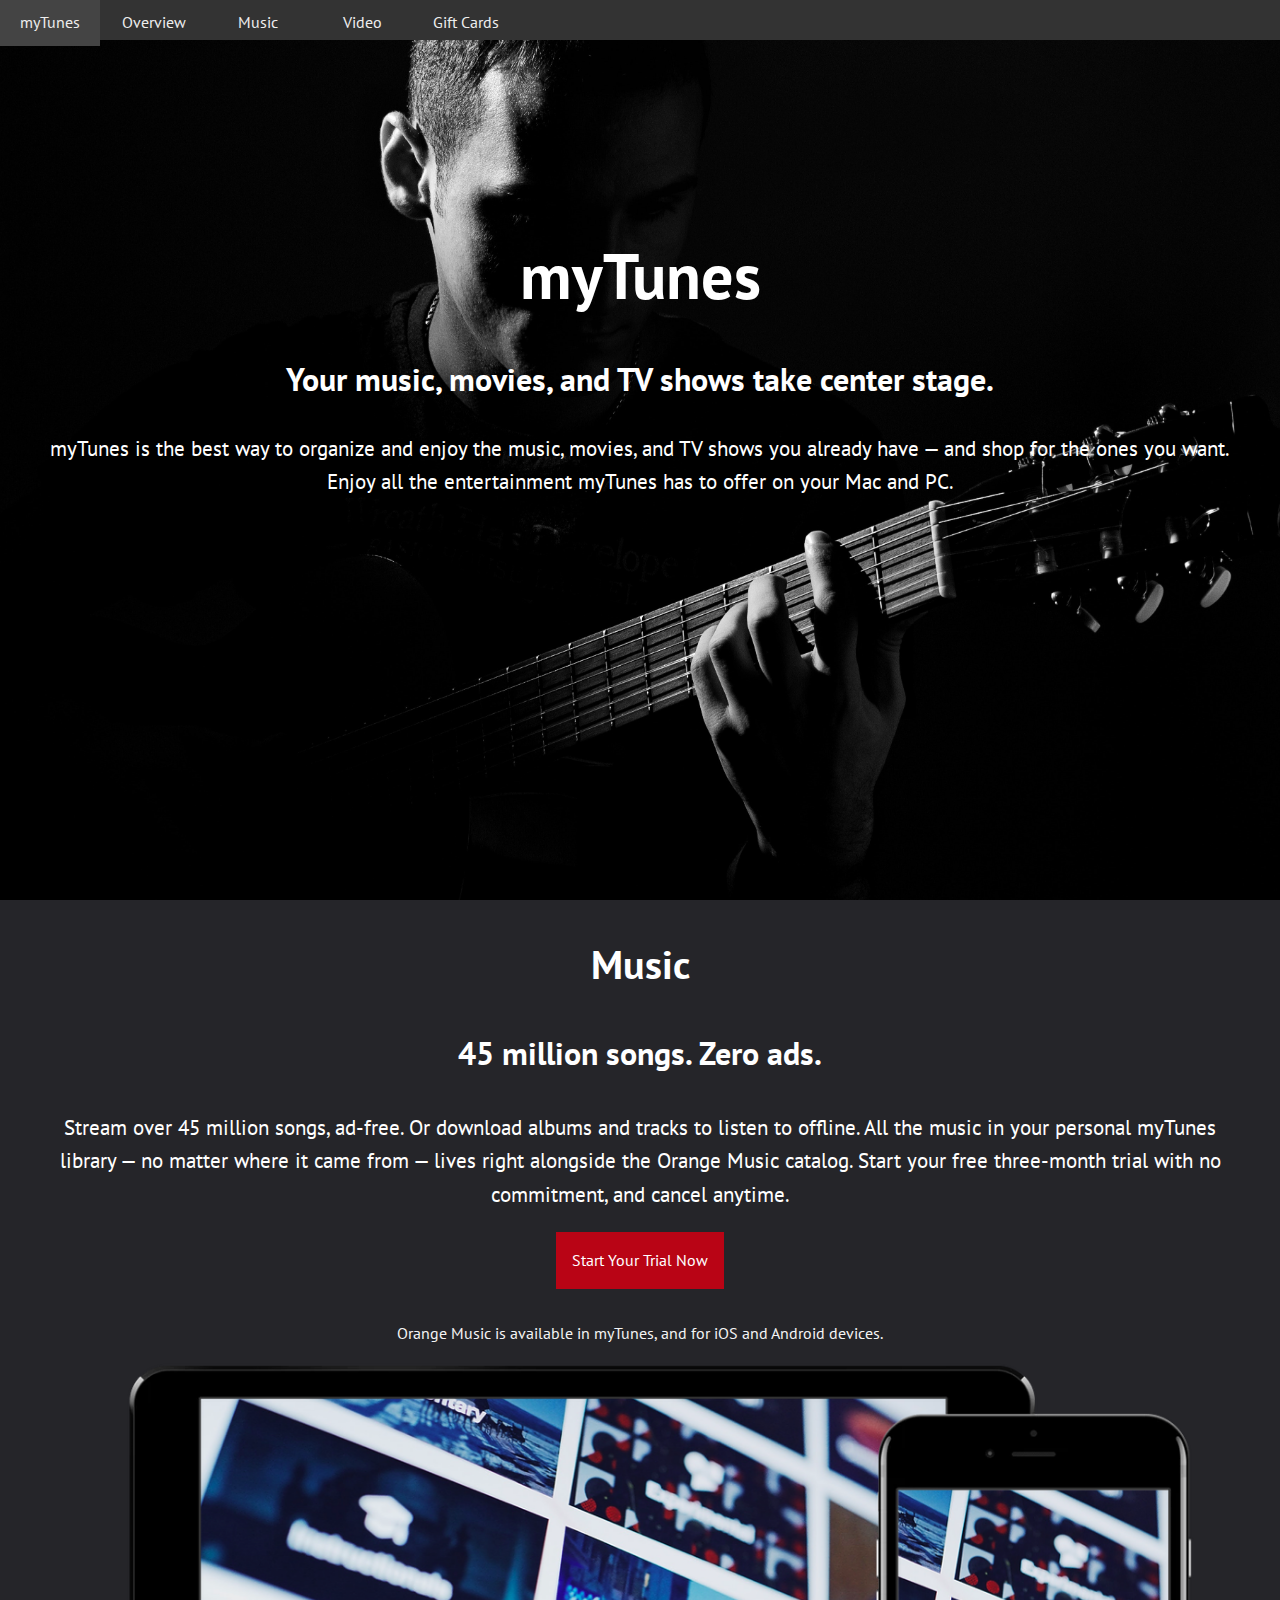
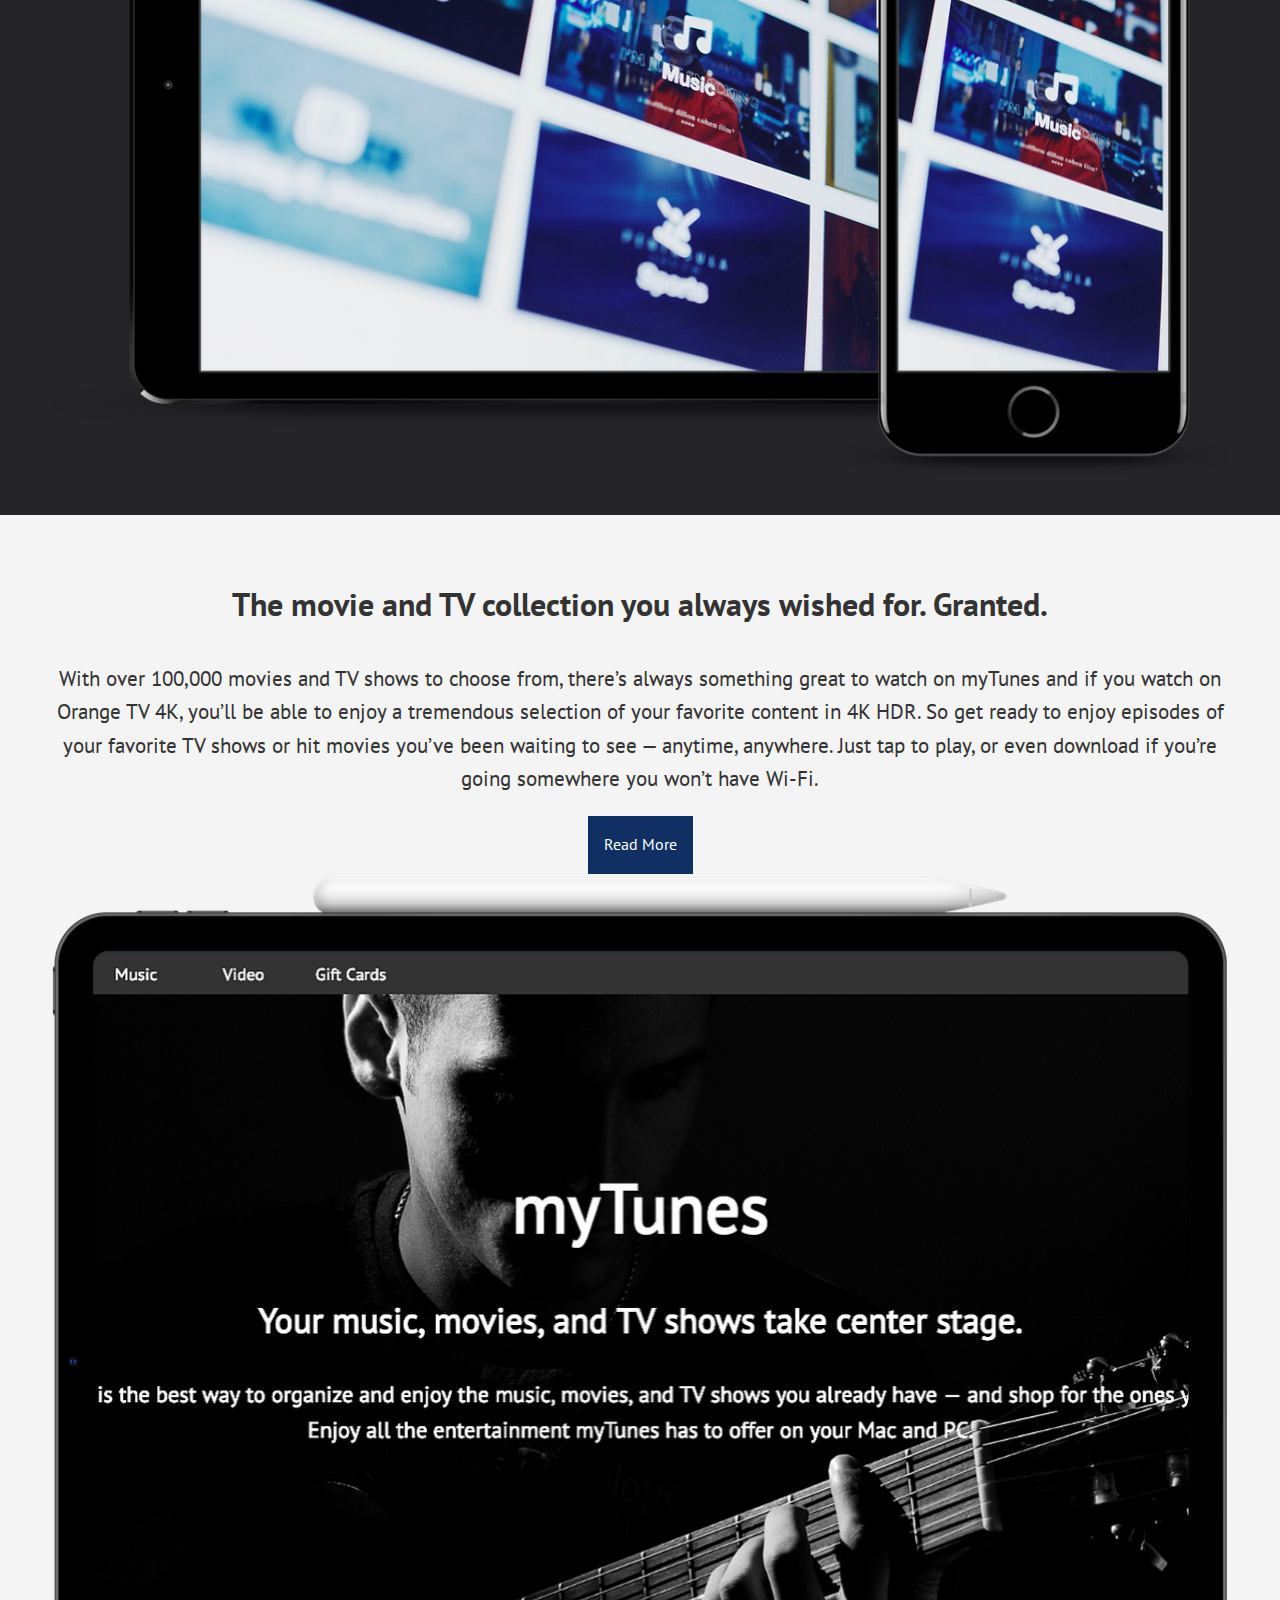
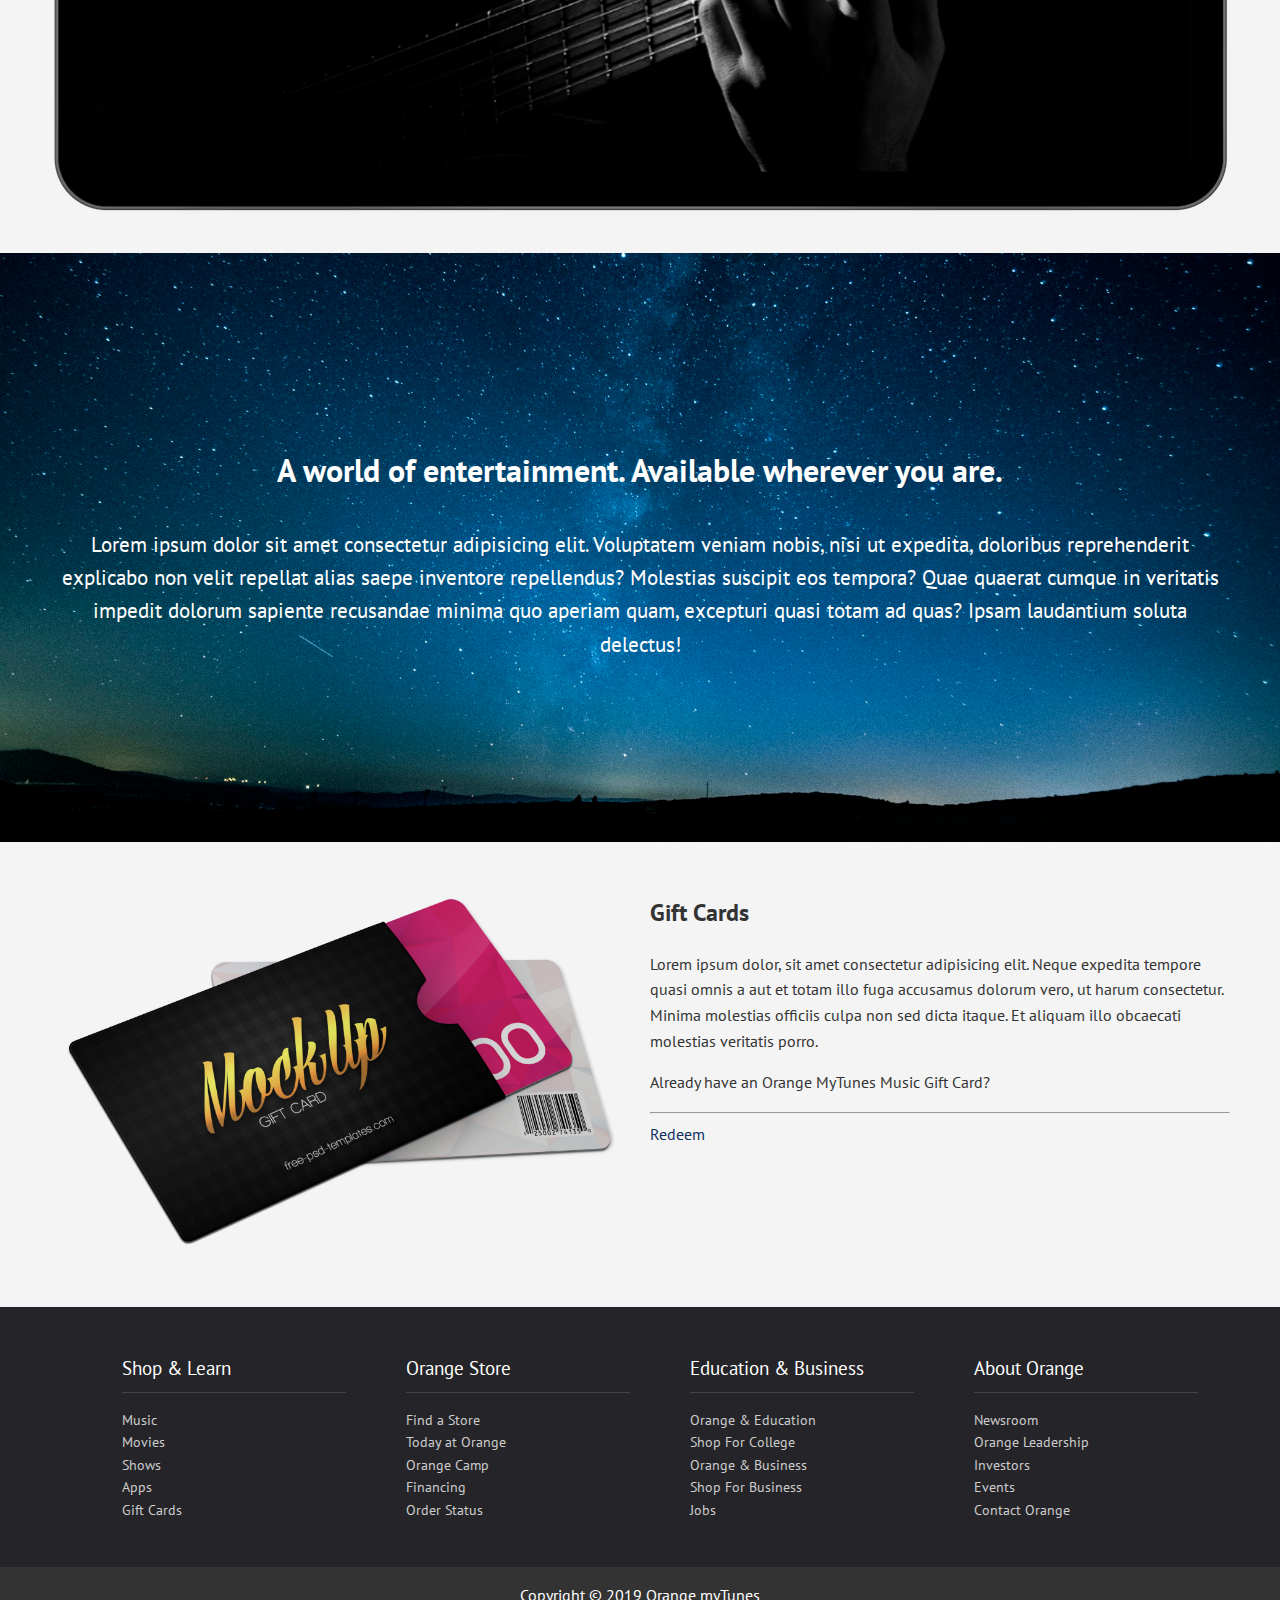
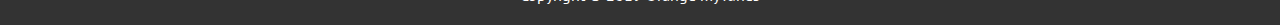
<file: index.html>
<!DOCTYPE html>
<html lang="en">

<head>
    <meta charset="UTF-8">
    <meta name="viewport" content="width=device-width, initial-scale=1.0">
    <meta http-equiv="X-UA-Compatible" content="ie=edge">
    <link rel="shortcut icon" type="image/x-icon" href="/favicon.ico">
    <link rel="stylesheet" href="css/style.css">
    <link rel="stylesheet" href="https://use.fontawesome.com/releases/v5.7.2/css/all.css" integrity="sha384-fnmOCqbTlWIlj8LyTjo7mOUStjsKC4pOpQbqyi7RrhN7udi9RwhKkMHpvLbHG9Sr"
        crossorigin="anonymous">
    <title>myTunes</title>
</head>

<body>
    <!-- Showcase and Nav -->
    <div id="showcase">
        <header>
            <nav class='cf'>
                <ul class='cf'>
                    <li class="hide-on-small">
                        <a href="#showcase">myTunes</a>
                    </li>
                    <li>
                        <a href='#showcase'>Overview</a>
                    </li>
                    <li>
                        <a href='#music'>Music</a>
                    </li>
                    <li>
                        <a href='#video'>Video</a>
                    </li>
                    <li>
                        <a href='#gift-cards'>Gift Cards</a>
                    </li>
                </ul>
                <a href='http://www.facebook.com' id='openup'>myTunes</a>
            </nav>
        </header>
        <div class="section-main container">
            <h1>myTunes</h1>
            <h2>Your music, movies, and TV shows take center stage.</h2>
            <p class="lead hide-on-small">
                myTunes is the best way to organize and enjoy the music, movies, and TV shows you already have — and shop for
                the ones you want. Enjoy all the entertainment myTunes has to offer on your Mac and PC.
            </p>
        </div>
    </div>

    <!-- Music Section -->
    <section id="music" class="section">
        <div class="container">
            <h2 class="section-head">
                <i class="fas fa-music"></i> Music
            </h2>
            <h3>45 million songs. Zero ads.</h3>
            <p class="lead">Stream over 45 million songs, ad-free. Or download albums and tracks to listen to offline. All
                the music in your personal
                myTunes library — no matter where it came from — lives right alongside the Orange Music catalog. Start your
                free
                three-month trial with no commitment, and cancel anytime.</p>
            <a href="#" class="btn btn-primary mb">Start Your Trial Now</a>
            <p class="text-light">Orange Music is available in myTunes, and for iOS and Android devices.</p>
            <img src="img/mockup1.png" alt="">
        </div>
    </section>

    <!-- Video Section -->
    <section id="video" class="section bg-light">
        <div class="container">
            <h3>The movie and TV collection you always wished for. Granted.</h3>
            <p class="lead">With over 100,000 movies and TV shows to choose from, there’s always something great to watch
                on myTunes and if you
                watch on Orange TV 4K, you’ll be able to enjoy a tremendous selection of your favorite content in 4K HDR.
                So get
                ready to enjoy episodes of your favorite TV shows or hit movies you’ve been waiting to see — anytime,
                anywhere. Just
                tap to play, or even download if you’re going somewhere you won’t have Wi-Fi.</p>
            <a href="#" class="btn btn-secondary">Read More</a>
            <img src="img/mockup2.png" alt="">
        </div>
    </section>

    <!-- Entertainment Section -->
    <section id="entertainment" class="section">
        <div class="container">
            <h3>A world of entertainment. Available wherever you are.</h3>
            <p class="lead">Lorem ipsum dolor sit amet consectetur adipisicing elit. Voluptatem veniam nobis, nisi ut
                expedita, doloribus reprehenderit
                explicabo non velit repellat alias saepe inventore repellendus? Molestias suscipit eos tempora? Quae
                quaerat cumque
                in veritatis impedit dolorum sapiente recusandae minima quo aperiam quam, excepturi quasi totam ad quas?
                Ipsam laudantium
                soluta delectus!</p>
        </div>
    </section>

    <!-- Gift Card Section -->
    <section id="gift-cards" class="section bg-light">
        <div class="container">
            <div class="gift-cards">
                <div>
                    <img src="img/cards.png" alt="">
                </div>
                <div>
                    <h2>Gift Cards</h2>
                    <p>
                        Lorem ipsum dolor, sit amet consectetur adipisicing elit. Neque expedita tempore quasi omnis a aut
                        et totam illo fuga accusamus
                        dolorum vero, ut harum consectetur. Minima molestias officiis culpa non sed dicta itaque. Et
                        aliquam illo obcaecati
                        molestias veritatis porro.
                    </p>
                    <p>Already have an Orange MyTunes Music Gift Card?</p>
                    <hr>
                    <a href="#" class="text-secondary">
                        <i class="fas fa-chevron-right"></i> Redeem
                    </a>
                </div>
            </div>
        </div>
    </section>

      <!-- Footer -->
  <footer>
        <div class="container">
          <div class="footer-cols">
            <ul>
              <li>Shop & Learn</li>
              <li>
                <a href="#">Music</a>
              </li>
              <li>
                <a href="#">Movies</a>
              </li>
              <li>
                <a href="#">Shows</a>
              </li>
              <li>
                <a href="#">Apps</a>
              </li>
              <li>
                <a href="#">Gift Cards</a>
              </li>
            </ul>

            <ul>
              <li>Orange Store</li>
              <li>
                <a href="#">Find a Store</a>
              </li>
              <li>
                <a href="#">Today at Orange</a>
              </li>
              <li>
                <a href="#">Orange Camp</a>
              </li>
              <li>
                <a href="#">Financing</a>
              </li>
              <li>
                <a href="#">Order Status</a>
              </li>
            </ul>

            <ul>
              <li>Education & Business</li>
              <li>
                <a href="#">Orange & Education</a>
              </li>
              <li>
                <a href="#">Shop For College</a>
              </li>
              <li>
                <a href="#">Orange & Business</a>
              </li>
              <li>
                <a href="#">Shop For Business</a>
              </li>
              <li>
                <a href="#">Jobs</a>
              </li>
            </ul>

            <ul>
              <li>About Orange</li>
              <li>
                <a href="#">Newsroom</a>
              </li>
              <li>
                <a href="#">Orange Leadership</a>
              </li>
              <li>
                <a href="#">Investors</a>
              </li>
              <li>
                <a href="#">Events</a>
              </li>
              <li>
                <a href="#">Contact Orange</a>
              </li>
            </ul>

          </div>
        </div>
        <div class="footer-bottom text-center">
          Copyright &copy; 2019 Orange myTunes
        </div>
    </footer>

    <script src="http://code.jquery.com/jquery-3.3.1.min.js" integrity="sha256-FgpCb/KJQlLNfOu91ta32o/NMZxltwRo8QtmkMRdAu8="
        crossorigin="anonymous"></script>
    <script src="js/main.js"></script>
</body>

</html>
</file>
<file: css/style.css>
@import url('https://fonts.googleapis.com/css?family=PT+Sans');

/* CSS Variables */
:root {
    --primary-color: #b90415;
    --primary-color-hover: #d3071b;
    --secondary-color: #103063;
    --secondary-color-hover: #143f85;
    --light-color: #f4f4f4;
}

body {
    font-family: 'PT Sans', sans-serif;
    background-color: #252529;
    margin: 0;
    color: #fff;
    line-height: 1.6;
  }

img {
    width: 100%
}

a {
    text-decoration: none;
    color: #ccc;
  }

/* Section */
.section {
    padding: 2rem 0;
  }

.section-head {
    font-size: 2.5rem;
    margin: 0;
}

.section h3 {
    font-size: 2rem;
}

section#entertainment {
    background: url(../img/section-bg.jpeg) no-repeat bottom/cover;
    padding: 10rem 0;
}

.gift-cards {
    display: grid;
    grid-gap: 20px;
    grid-template-columns: repeat(2, 1fr);
    text-align: left;
  }
  /* Showcase */
#showcase {
    margin:0;
    padding: 0;
    background: url('../img/showcase.jpeg') no-repeat center/cover;
    width: 100%;
    height: 100vh;
    position: relative;
    overflow-y: hidden;
}

#showcase .container {
    margin-top: 25vh;
}

#showcase h1 {
    font-size: 4rem;
    margin-bottom: 0;
}

#showcase h2 {
    font-size: 2rem;
  }

  /* Footer */
footer .footer-cols {
    display: grid;
    grid-gap: 20px;
    grid-template-columns: repeat(4, 1fr);
    padding: 2rem;
    text-align: left;
    font-size: 14px;
  }

  footer .footer-cols ul {
    list-style: none;
  }

  footer .footer-cols ul li:first-child {
    font-size: 1.2rem;
    padding-bottom: 0.5rem;
    border-bottom: #444 solid 1px;
    margin-bottom: 1rem;
  }

  footer .footer-bottom {
    background: #333;
    padding: 1rem;
  }

/* Utility Classes */
.container {
    max-width: 1180px;
    text-align: center;
    margin: 0 auto;
    padding: 0 3rem;
  }

.lead {
    font-size: 1.3rem;
}

.text-center {
    text-align: center;
  }


/* Buttons */
.btn {
    padding: 1rem;
    color: #fff;
    display: inline-block;
}

.btn-primary {
    background: var(--primary-color);
}

.btn-primary:hover {
    background: var(--primary-color-hover);
  }

  .btn-secondary {
    background: var(--secondary-color);
  }

  .btn-secondary:hover {
    background: var(--secondary-color-hover);
  }

  /* Text colors */
.text-primary {
    color: var(--primary-color);
  }

  .text-secondary {
    color: var(--secondary-color);
  }

  .text-light {
    color: var(--light-color);
  }

  .bg-light {
    background: var(--light-color);
    color: #333;
  }

.mb {
    margin-bottom: 1rem;
  }

  .mt {
    margin-top: 1rem;
  }

  /* Navigation */
  nav {
    height: 40px;
    width: 100%;
    background-color: #333;
    color: rgb(51, 34, 34);
    position: fixed;
  }
  nav ul {
    padding: 0;
    margin: 0;
  }
  nav li {
    display: inline-block;
  }
  nav a {
    display: inline-block;
    width: 100px;
    text-align: center;
    text-decoration: none;
    padding: 10px 0;
    color: #eee;
    text-decoration: none;
  }
  nav li:hover {
    background-color: #444;
  }
  nav a#openup {
    display: none;
  }

  @media screen and (max-width: 580px) {

    .hide-on-small {
        display: none;
    }

    #showcase {
        height: 50vh;
    }

    #showcase .container {
        margin-top: 15vh;
    }

    #showcase h1 {
        font-size: 3rem;
      }

    #showcase h2 {
        font-size: 1.5rem;
    }

    nav {
      height: auto;
      border-bottom: 0;
    }
    nav ul {
      display: none;
      height: auto;
    }
    nav li {
      width: 100%;
      float: left;
      position: relative;
    }
    nav a {
      text-align: left;
      width: 100%;
      text-indent: 25px;
      background: #333;
      border-bottom: 1px solid #555;
    }
    nav a:hover {
      background: #444;
    }
    nav a#openup:after {
      content: "|||";
      transform: rotate(-90deg);
      -ms-transform: rotate(-90deg);
      /* IE 9 */
      -webkit-transform: rotate(-90deg);
      /* Safari and Chrome */
      width: 30px;
      height: 30px;
      display: inline-block;
      position: absolute;
      right: 5px;
      top: 20px;
    }
    nav a#openup {
      display: block;
      background-color: #333;
      width: 100%;
      position: relative;
    }
  }
  .cf:before, .cf:after {
    content: "";
    display: table;
  }

  .cf:after {
    clear: both;
  }

  .cf {
    zoom: 1;
  }

  @media screen and (max-width: 780px) {
    .gift-cards {
      grid-template-columns: 1fr;
    }

    footer .footer-cols {
      display: none;
    }
  }

  @media screen and (max-height: 580px) {
    #showcase p.lead {
      display: none;
    }
  }
</file>
